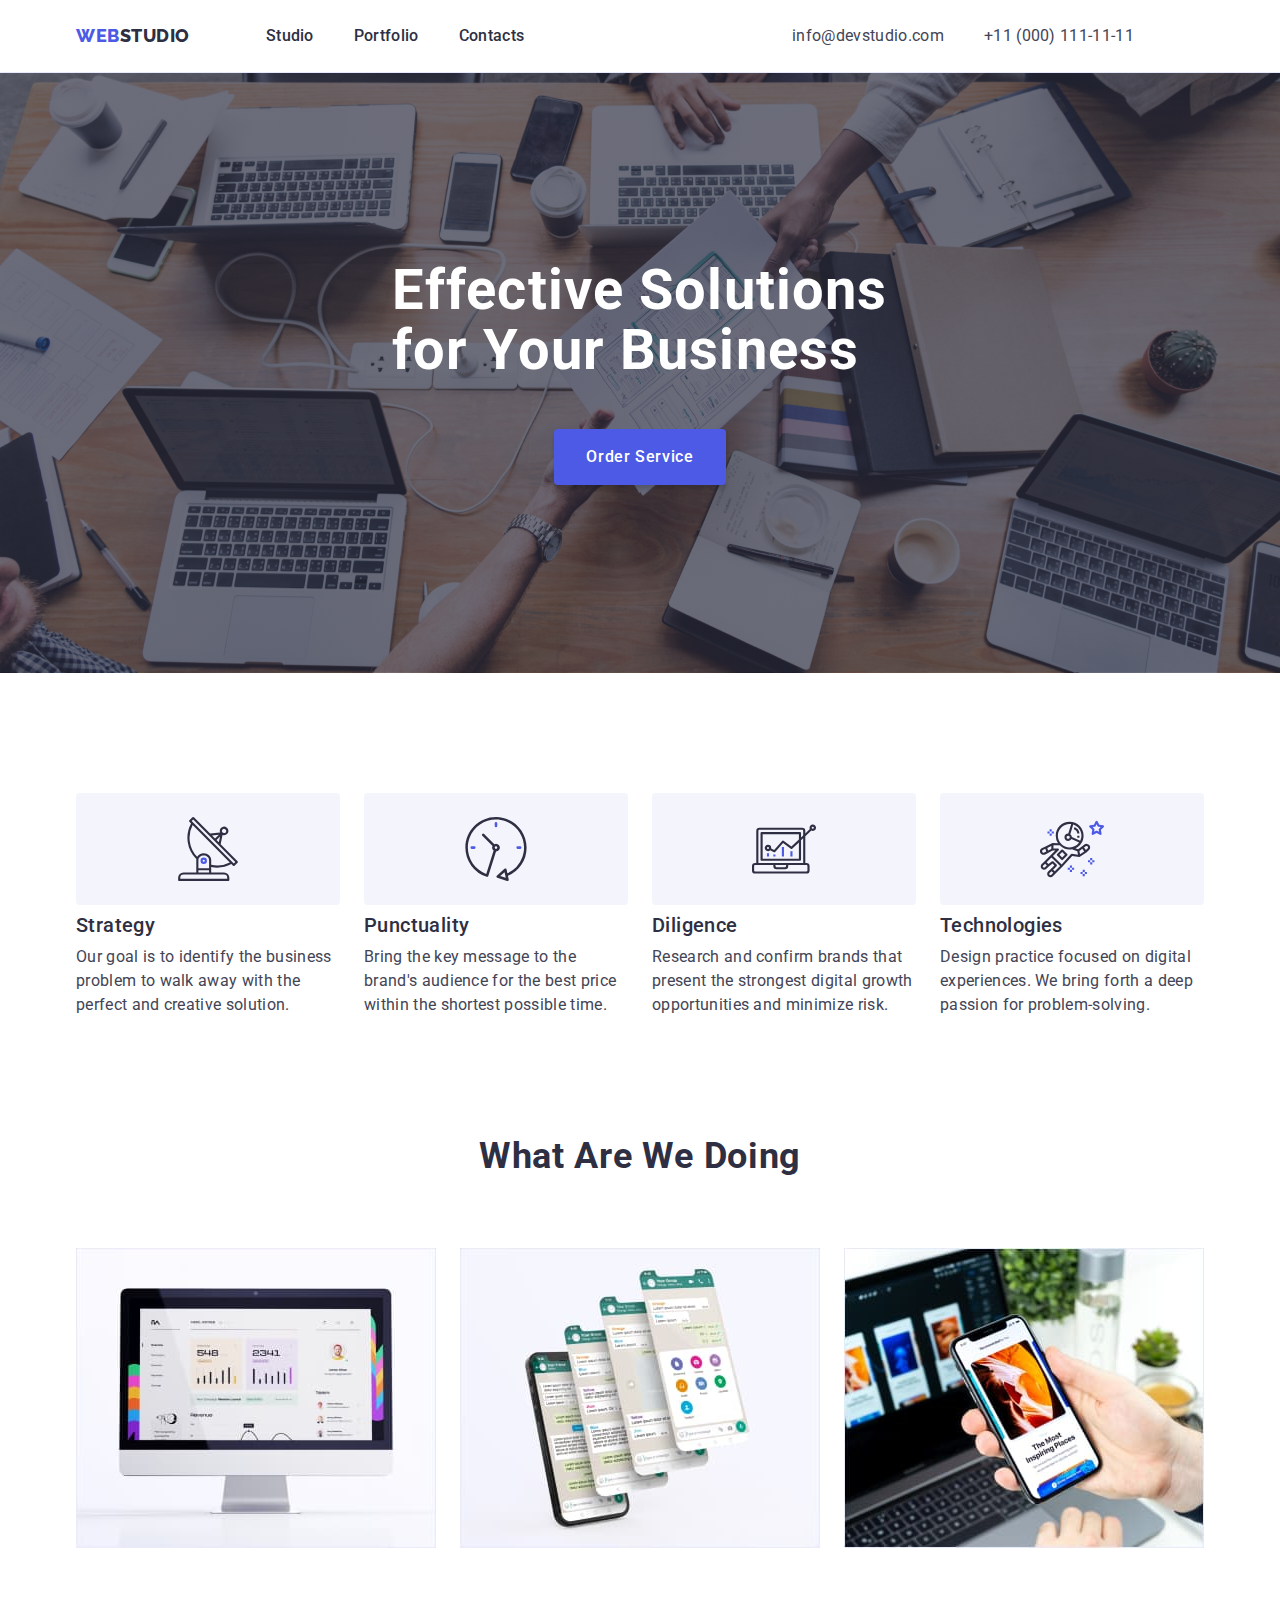
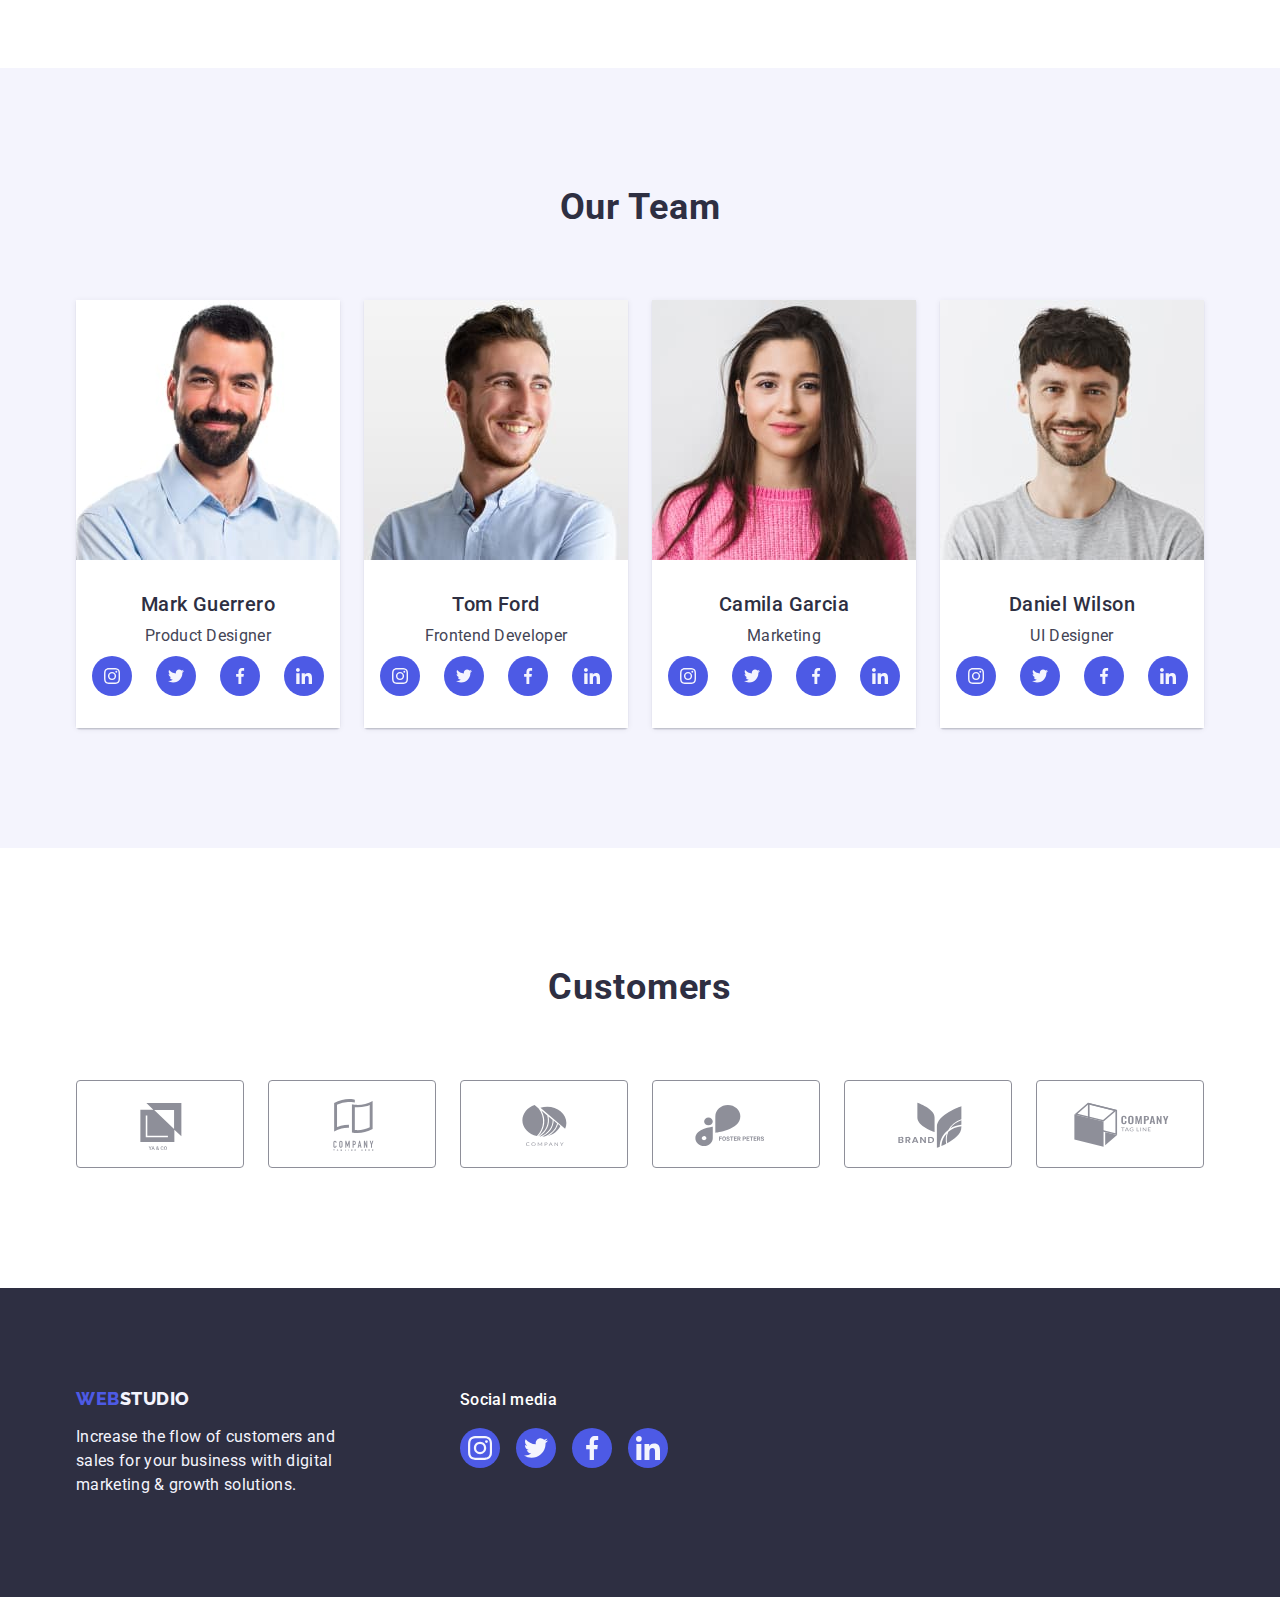
<file: index.html>
<!DOCTYPE html>
<html lang="en">
  <head>
    <meta charset="UTF-8" />
    <meta http-equiv="X-UA-Compatible" content="IE=edge" />
    <meta name="viewport" content="width=device-width, initial-scale=1.0" />
    <title>WebStudio</title>
    <link rel="preconnect" href="https://fonts.googleapis.com" />
    <link rel="preconnect" href="https://fonts.gstatic.com" crossorigin />
    <link
      href="https://fonts.googleapis.com/css2?family=Raleway:wght@800&family=Roboto:wght@400;500;700&display=swap"
      rel="stylesheet"
    />
    <link
      rel="stylesheet"
      href="https://cdnjs.cloudflare.com/ajax/libs/modern-normalize/1.1.0/modern-normalize.min.css"
    />
    <link rel="stylesheet" href="./css/styles.css" />
  </head>
  <body>
    <!-- header -->

    <header class="page-header">
      <div class="container page-header-container">
        <nav class="page-navigation">
          <a class="link logo logo-header" href="./index.html"
            >web<span class="logo-second-word-header">Studio</span>
          </a>
          <ul class="list menu">
            <li class="menu-item"><a class="link menu-link" href="./index.html">Studio</a></li>
            <li class="menu-item">
              <a class="link menu-link" href="./portfolio.html">Portfolio</a>
            </li>
            <li class="menu-item"><a class="link menu-link" href="">Contacts</a></li>
          </ul>
        </nav>
        <address class="page-contact">
          <ul class="list contact-list">
            <li>
              <a class="link contact-mail" href="mailto:info@devstudio.com">info@devstudio.com</a>
            </li>
            <li><a class="link contact-tel" href="tel:+11(000)1111111">+11 (000) 111-11-11</a></li>
          </ul>
        </address>
      </div>
    </header>
    <main>
      <!-- slogan -->

      <section class="slogan">
        <div class="container">
          <h1 class="main-title">Effective Solutions for Your Business</h1>
          <button class="modal-open-btn" type="button">Order Service</button>
        </div>
      </section>

      <!-- our advantages-->

      <section class="our-advantages">
        <div class="container">
          <h2 class="suptitle" hidden>key points</h2>
          <ul class="list advantages-list">
            <li class="advantages-list-item">
              <div class="advantages-list-icon">
                <svg class="advantages-icon" aria-label="antenna icon" width="64" height="64">
                  <use href="./images/icons.svg#icon-antenna"></use>
                </svg>
              </div>
              <h3 class="advantages-title">Strategy</h3>
              <p class="advantages-description">
                Our goal is to identify the business problem to walk away with the perfect and
                creative solution.
              </p>
            </li>
            <li class="advantages-list-item">
              <div class="advantages-list-icon">
                <svg class="advantages-icon" aria-label="clock icon" width="64" height="64">
                  <use href="./images/icons.svg#icon-clock"></use>
                </svg>
              </div>
              <h3 class="advantages-title">Punctuality</h3>
              <p class="advantages-description">
                Bring the key message to the brand's audience for the best price within the shortest
                possible time.
              </p>
            </li>
            <li class="advantages-list-item">
              <div class="advantages-list-icon">
                <svg class="advantages-icon" aria-label="diagram icon" width="64" height="64">
                  <use href="./images/icons.svg#icon-diagram"></use>
                </svg>
              </div>
              <h3 class="advantages-title">Diligence</h3>
              <p class="advantages-description">
                Research and confirm brands that present the strongest digital growth opportunities
                and minimize risk.
              </p>
            </li>
            <li class="advantages-list-item">
              <div class="advantages-list-icon">
                <svg class="advantages-icon" aria-label="astronaut icon" width="64" height="64">
                  <use href="./images/icons.svg#icon-astronaut"></use>
                </svg>
              </div>
              <h3 class="advantages-title">Technologies</h3>
              <p class="advantages-description">
                Design practice focused on digital experiences. We bring forth a deep passion for
                problem-solving.
              </p>
            </li>
          </ul>
        </div>
      </section>

      <!--  What are we doing-->

      <section class="what-are-we-doing">
        <div class="container">
          <h2 class="suptitle">What are we doing</h2>
          <ul class="list gallery-list">
            <li class="gallery-list-item">
              <img
                class="gallery-list-img"
                src="./images/what-are-we-doing/monitor.jpg"
                alt="monitor"
                width="360"
                height="300"
              />
            </li>
            <li class="gallery-list-item">
              <img
                class="gallery-list-img"
                src="./images/what-are-we-doing/screens.jpg"
                alt="screens"
                width="360"
                height="300"
              />
            </li>
            <li class="gallery-list-item">
              <img
                class="gallery-list-img"
                src="./images/what-are-we-doing/laptop-phone.jpg"
                alt="laptop-phone"
                width="360"
                height="300"
              />
            </li>
          </ul>
        </div>
      </section>

      <!-- Our Team -->

      <section class="our-team">
        <div class="container">
          <h2 class="suptitle">Our Team</h2>
          <ul class="list team-gallery-list">
            <li class="team-gallery-list-item">
              <img
                class="team-gallery-list-img"
                src="./images/our-team/mark-guerrero.jpg"
                alt="Mark Guerrero"
                width="264"
                height="260"
              />
              <div class="employees-list-text-content">
                <h3 class="employees-list-name">Mark Guerrero</h3>
                <p class="employees-list-position">Product Designer</p>
                <ul class="social-list list">
                  <li class="sosial-list-item">
                    <a href="" class="social-list-link">
                      <svg
                        class="social-list-icon"
                        aria-label="Instagram icon"
                        width="16"
                        height="16"
                      >
                        <use href="./images/icons.svg#icon-instagram"></use>
                      </svg>
                    </a>
                  </li>
                  <li class="sosial-list-item">
                    <a href="" class="social-list-link">
                      <svg
                        class="social-list-icon"
                        aria-label="twitter icon"
                        width="16"
                        height="16"
                      >
                        <use href="./images/icons.svg#icon-twitter"></use>
                      </svg>
                    </a>
                  </li>
                  <li class="sosial-list-item">
                    <a href="" class="social-list-link">
                      <svg
                        class="social-list-icon"
                        aria-label="facebook icon"
                        width="16"
                        height="16"
                      >
                        <use href="./images/icons.svg#icon-facebook"></use>
                      </svg>
                    </a>
                  </li>
                  <li class="sosial-list-item">
                    <a href="" class="social-list-link">
                      <svg
                        class="social-list-icon"
                        aria-label="linkedin icon"
                        width="16"
                        height="16"
                      >
                        <use href="./images/icons.svg#icon-linkedin"></use>
                      </svg>
                    </a>
                  </li>
                </ul>
              </div>
            </li>
            <li class="team-gallery-list-item">
              <img
                class="team-gallery-list-img"
                src="./images/our-team/tom-ford.jpg"
                alt="Tom Ford"
                width="264"
                height="260"
              />
              <div class="employees-list-text-content">
                <h3 class="employees-list-name">Tom Ford</h3>
                <p class="employees-list-position">Frontend Developer</p>
                <ul class="social-list list">
                  <li class="sosial-list-item">
                    <a href="" class="social-list-link">
                      <svg
                        class="social-list-icon"
                        aria-label="Instagram icon"
                        width="16"
                        height="16"
                      >
                        <use href="./images/icons.svg#icon-instagram"></use>
                      </svg>
                    </a>
                  </li>
                  <li class="sosial-list-item">
                    <a href="" class="social-list-link">
                      <svg
                        class="social-list-icon"
                        aria-label="twitter icon"
                        width="16"
                        height="16"
                      >
                        <use href="./images/icons.svg#icon-twitter"></use>
                      </svg>
                    </a>
                  </li>
                  <li class="sosial-list-item">
                    <a href="" class="social-list-link">
                      <svg
                        class="social-list-icon"
                        aria-label="facebook icon"
                        width="16"
                        height="16"
                      >
                        <use href="./images/icons.svg#icon-facebook"></use>
                      </svg>
                    </a>
                  </li>
                  <li class="sosial-list-item">
                    <a href="" class="social-list-link">
                      <svg
                        class="social-list-icon"
                        aria-label="linkedin icon"
                        width="16"
                        height="16"
                      >
                        <use href="./images/icons.svg#icon-linkedin"></use>
                      </svg>
                    </a>
                  </li>
                </ul>
              </div>
            </li>
            <li class="team-gallery-list-item">
              <img
                class="team-gallery-list-img"
                src="./images/our-team/camila-garcia.jpg"
                alt="Camila Garcia"
                width="264"
                height="260"
              />
              <div class="employees-list-text-content">
                <h3 class="employees-list-name">Camila Garcia</h3>
                <p class="employees-list-position">Marketing</p>
                <ul class="social-list list">
                  <li class="sosial-list-item">
                    <a href="" class="social-list-link">
                      <svg
                        class="social-list-icon"
                        aria-label="Instagram icon"
                        width="16"
                        height="16"
                      >
                        <use href="./images/icons.svg#icon-instagram"></use>
                      </svg>
                    </a>
                  </li>
                  <li class="sosial-list-item">
                    <a href="" class="social-list-link">
                      <svg
                        class="social-list-icon"
                        aria-label="twitter icon"
                        width="16"
                        height="16"
                      >
                        <use href="./images/icons.svg#icon-twitter"></use>
                      </svg>
                    </a>
                  </li>
                  <li class="sosial-list-item">
                    <a href="" class="social-list-link">
                      <svg
                        class="social-list-icon"
                        aria-label="facebook icon"
                        width="16"
                        height="16"
                      >
                        <use href="./images/icons.svg#icon-facebook"></use>
                      </svg>
                    </a>
                  </li>
                  <li class="sosial-list-item">
                    <a href="" class="social-list-link">
                      <svg
                        class="social-list-icon"
                        aria-label="linkedin icon"
                        width="16"
                        height="16"
                      >
                        <use href="./images/icons.svg#icon-linkedin"></use>
                      </svg>
                    </a>
                  </li>
                </ul>
              </div>
            </li>
            <li class="team-gallery-list-item">
              <img
                class="team-gallery-list-img"
                src="./images/our-team/daniel-wilson.jpg"
                alt="Daniel Wilson"
                width="264"
                height="260"
              />
              <div class="employees-list-text-content">
                <h3 class="employees-list-name">Daniel Wilson</h3>
                <p class="employees-list-position">UI Designer</p>
                <ul class="social-list list">
                  <li class="sosial-list-item">
                    <a href="" class="social-list-link">
                      <svg
                        class="social-list-icon"
                        aria-label="Instagram icon"
                        width="16"
                        height="16"
                      >
                        <use href="./images/icons.svg#icon-instagram"></use>
                      </svg>
                    </a>
                  </li>
                  <li class="sosial-list-item">
                    <a href="" class="social-list-link">
                      <svg
                        class="social-list-icon"
                        aria-label="twitter icon"
                        width="16"
                        height="16"
                      >
                        <use href="./images/icons.svg#icon-twitter"></use>
                      </svg>
                    </a>
                  </li>
                  <li class="sosial-list-item">
                    <a href="" class="social-list-link">
                      <svg
                        class="social-list-icon"
                        aria-label="facebook icon"
                        width="16"
                        height="16"
                      >
                        <use href="./images/icons.svg#icon-facebook"></use>
                      </svg>
                    </a>
                  </li>
                  <li class="sosial-list-item">
                    <a href="" class="social-list-link">
                      <svg
                        class="social-list-icon"
                        aria-label="linkedin icon"
                        width="16"
                        height="16"
                      >
                        <use href="./images/icons.svg#icon-linkedin"></use>
                      </svg>
                    </a>
                  </li>
                </ul>
              </div>
            </li>
          </ul>
        </div>
      </section>

      <!-- CUSTOMERS -->

      <section class="customers">
        <div class="container">
          <h2 class="suptitle">Customers</h2>
          <ul class="list customers-list">
            <li class="customers-list-item">
              <a href="" class="customers-list-link">
                <svg
                  class="customers-list-icon"
                  aria-label="logo company one"
                  width="104"
                  height="56"
                >
                  <use href="./images/icons.svg#icon-logo"></use>
                </svg>
              </a>
            </li>
            <li class="customers-list-item">
              <a href="" class="customers-list-link">
                <svg
                  class="customers-list-icon"
                  aria-label="logo company two"
                  width="104"
                  height="56"
                >
                  <use href="./images/icons.svg#icon-logo-1"></use>
                </svg>
              </a>
            </li>
            <li class="customers-list-item">
              <a href="" class="customers-list-link">
                <svg
                  class="customers-list-icon"
                  aria-label="logo company three"
                  width="104"
                  height="56"
                >
                  <use href="./images/icons.svg#icon-logo-2"></use>
                </svg>
              </a>
            </li>
            <li class="customers-list-item">
              <a href="" class="customers-list-link">
                <svg
                  class="customers-list-icon"
                  aria-label="logo company four"
                  width="104"
                  height="56"
                >
                  <use href="./images/icons.svg#icon-logo-3"></use>
                </svg>
              </a>
            </li>
            <li class="customers-list-item">
              <a href="" class="customers-list-link">
                <svg
                  class="customers-list-icon"
                  aria-label="logo company five"
                  width="104"
                  height="56"
                >
                  <use href="./images/icons.svg#icon-logo-4"></use>
                </svg>
              </a>
            </li>
            <li class="customers-list-item">
              <a href="" class="customers-list-link">
                <svg
                  class="customers-list-icon"
                  aria-label="logo company six"
                  width="104"
                  height="56"
                >
                  <use href="./images/icons.svg#icon-logo-5"></use>
                </svg>
              </a>
            </li>
          </ul>
        </div>
      </section>
    </main>

    <!-- footer -->

    <footer class="footer">
      <div class="container footer-container">
        <div class="footer-block-one">
          <a class="link logo logo-footer" href="./index.html"
            >web<span class="logo-second-word-footer">Studio</span>
          </a>
          <p class="footer-message">
            Increase the flow of customers and sales for your business with digital marketing &
            growth solutions.
          </p>
        </div>

        <div class="footer-block-two">
          <p class="footer-media-message">Social media</p>
          <ul class="footer-social-list list">
            <li class="footer-social-list-item">
              <a href="" class="footer-social-list-link">
                <svg
                  class="footer-social-list-icon"
                  aria-label="Instagram icon"
                  width="24"
                  height="24"
                >
                  <use href="./images/icons.svg#icon-instagram"></use>
                </svg>
              </a>
            </li>
            <li class="footer-social-list-item">
              <a href="" class="footer-social-list-link">
                <svg
                  class="footer-social-list-icon"
                  aria-label="twitter icon"
                  width="24"
                  height="24"
                >
                  <use href="./images/icons.svg#icon-twitter"></use>
                </svg>
              </a>
            </li>
            <li class="footer-social-list-item">
              <a href="" class="footer-social-list-link">
                <svg
                  class="footer-social-list-icon"
                  aria-label="facebook icon"
                  width="24"
                  height="24"
                >
                  <use href="./images/icons.svg#icon-facebook"></use>
                </svg>
              </a>
            </li>
            <li class="footer-social-list-item">
              <a href="" class="footer-social-list-link">
                <svg
                  class="footer-social-list-icon"
                  aria-label="linkedin icon"
                  width="24"
                  height="24"
                >
                  <use href="./images/icons.svg#icon-linkedin"></use>
                </svg>
              </a>
            </li>
          </ul>
        </div>
      </div>
    </footer>
  </body>
</html>
</file>
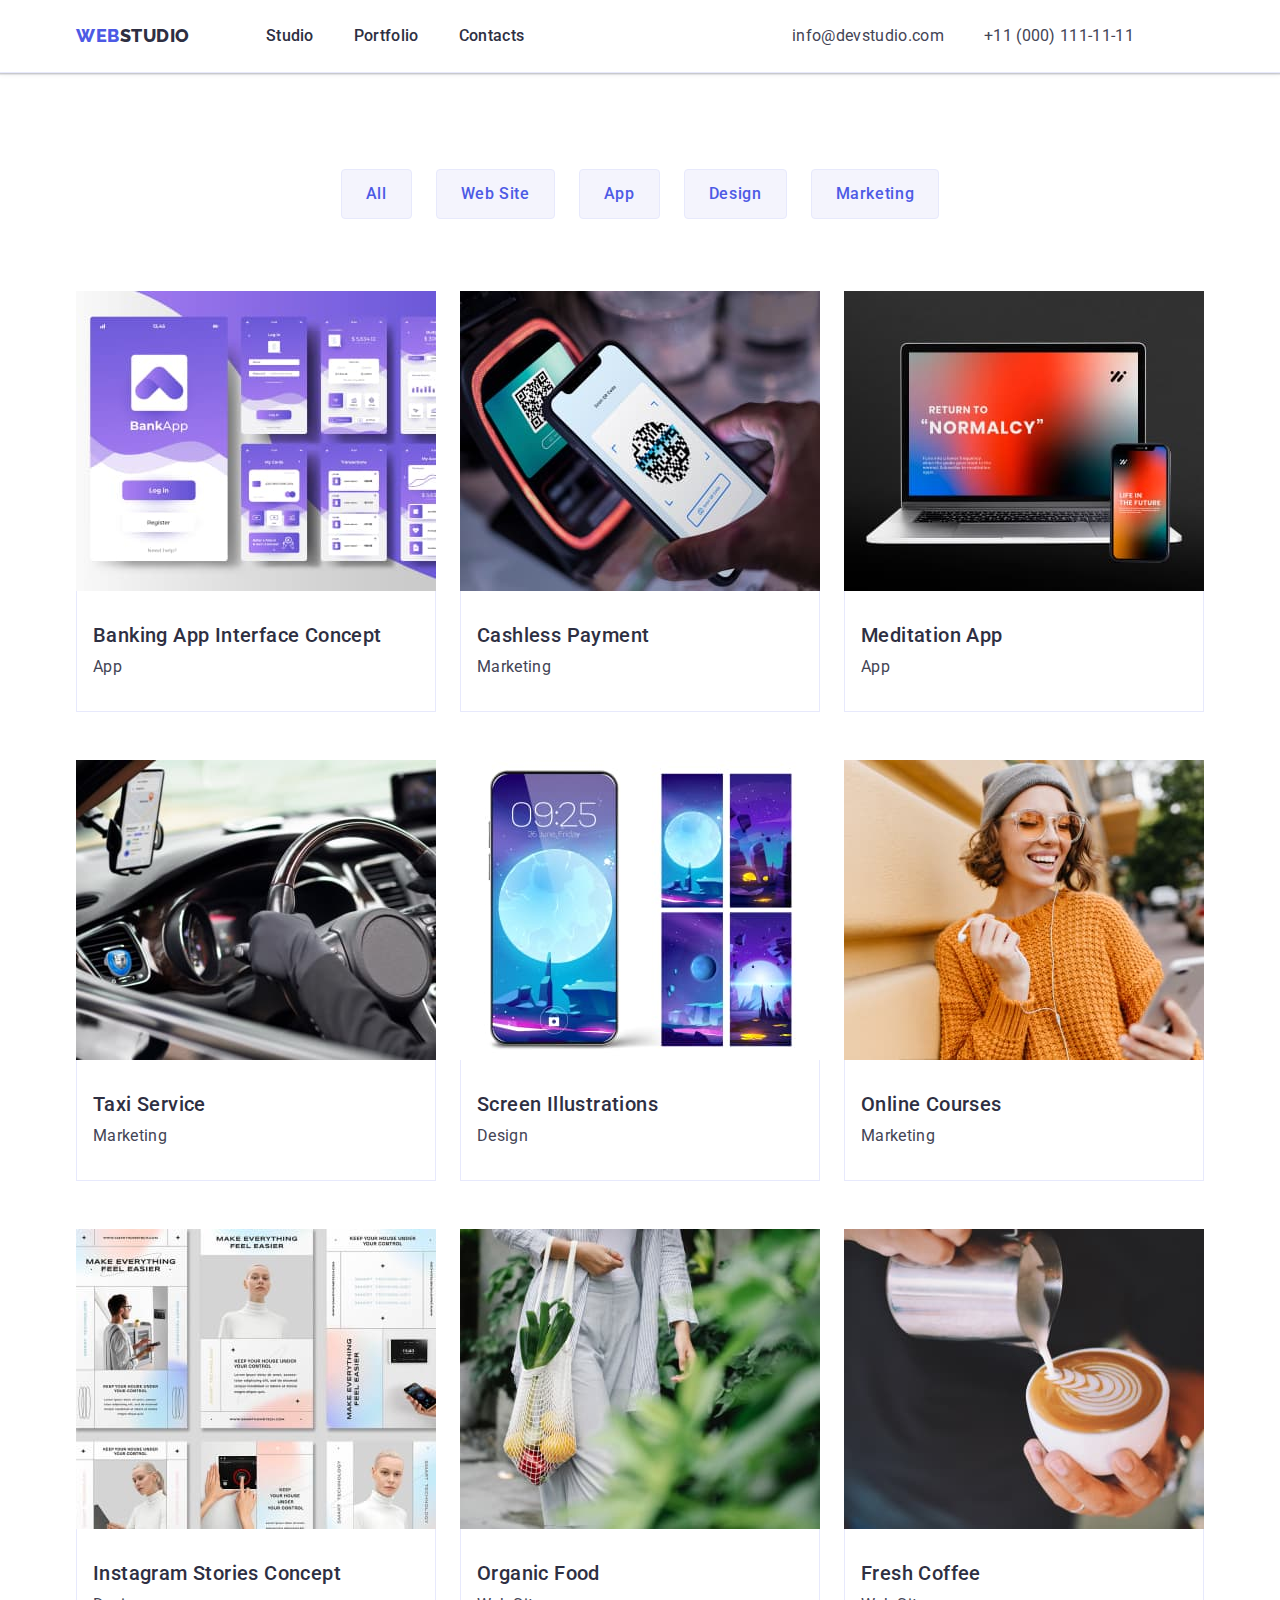
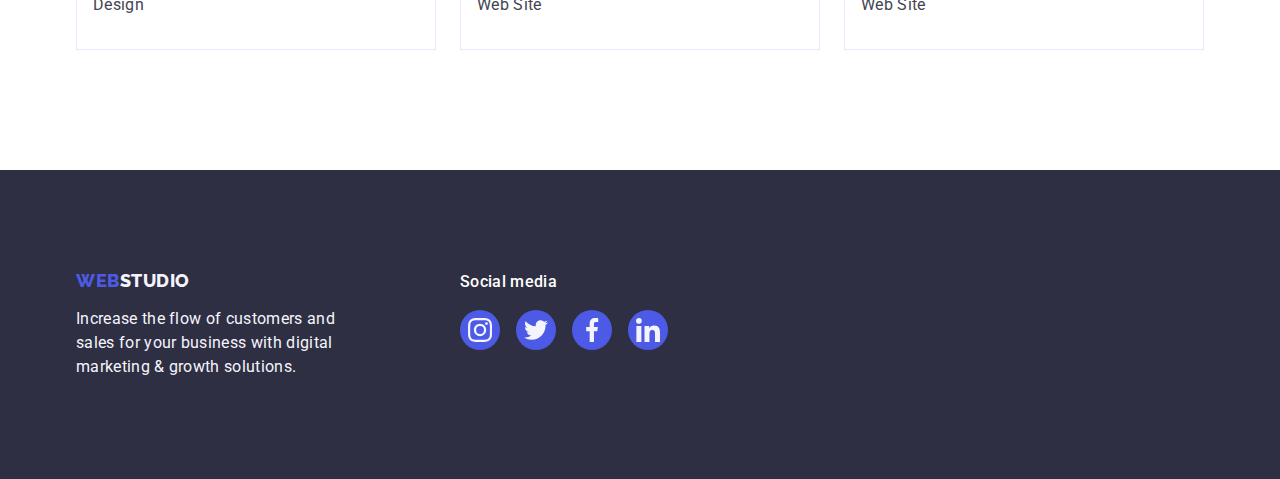
<file: portfolio.html>
<!DOCTYPE html>
<html lang="en">
  <head>
    <meta charset="UTF-8" />
    <meta http-equiv="X-UA-Compatible" content="IE=edge" />
    <meta name="viewport" content="width=device-width, initial-scale=1.0" />
    <title>Portfolio</title>
    <link rel="preconnect" href="https://fonts.googleapis.com" />
    <link rel="preconnect" href="https://fonts.gstatic.com" crossorigin />
    <link
      href="https://fonts.googleapis.com/css2?family=Raleway:wght@800&family=Roboto:wght@400;500;700&display=swap"
      rel="stylesheet"
    />
    <link
      rel="stylesheet"
      href="https://cdnjs.cloudflare.com/ajax/libs/modern-normalize/1.1.0/modern-normalize.min.css"
    />
    <link rel="stylesheet" href="./css/styles.css" />
  </head>
  <body>
    <!-- header -->

    <header class="page-header">
      <div class="container page-header-container">
        <nav class="page-navigation">
          <a class="link logo logo-header" href="./index.html"
            >web<span class="logo-second-word-header">Studio</span>
          </a>
          <ul class="list menu">
            <li class="menu-item"><a class="link menu-link" href="./index.html">Studio</a></li>
            <li class="menu-item">
              <a class="link menu-link" href="./portfolio.html">Portfolio</a>
            </li>
            <li class="menu-item"><a class="link menu-link" href="">Contacts</a></li>
          </ul>
        </nav>
        <address class="page-contact">
          <ul class="list contact-list">
            <li>
              <a class="link contact-mail" href="mailto:info@devstudio.com">info@devstudio.com</a>
            </li>
            <li><a class="link contact-tel" href="tel:+11(000)1111111">+11 (000) 111-11-11</a></li>
          </ul>
        </address>
      </div>
    </header>

    <!-- MAIN  CONTENT -->
    <!-- buttons -->
    <main>
      <section class="filter">
        <div class="container">
          <h1 hidden>portfolio filters</h1>
          <ul class="list menu-filter">
            <li class="menu-filter-item">
              <button class="menu-filter-btn" type="button">All</button>
            </li>
            <li class="menu-filter-item">
              <button class="menu-filter-btn" type="button">Web Site</button>
            </li>
            <li class="menu-filter-item">
              <button class="menu-filter-btn" type="button">App</button>
            </li>
            <li class="menu-filter-item">
              <button class="menu-filter-btn" type="button">Design</button>
            </li>
            <li class="menu-filter-item">
              <button class="menu-filter-btn" type="button">Marketing</button>
            </li>
          </ul>

          <ul class="list portfolio-list">
            <li class="portfolio-list-item">
              <a class="link portfolio-link" href="">
                <img
                  class="portfolio-list-img"
                  src="./images/portfolio/bank-app-screens.jpg"
                  alt="screens of banking app interface"
                  width="360"
                  height="300"
                />
                <div class="portfolio-list-text-content">
                  <h2 class="portfolio-list-branch">Banking App Interface Concept</h2>
                  <p class="portfolio-list-activity">App</p>
                </div>
              </a>
            </li>
            <li class="portfolio-list-item">
              <a class="link portfolio-link" href="">
                <img
                  class="portfolio-list-img"
                  src="./images/portfolio/scanner-on-the-phone.jpg"
                  alt="someone scan the QR code"
                  width="360"
                  height="300"
                />
                <div class="portfolio-list-text-content">
                  <h2 class="portfolio-list-branch">Cashless Payment</h2>
                  <p class="portfolio-list-activity">Marketing</p>
                </div>
              </a>
            </li>
            <li class="portfolio-list-item">
              <a class="link portfolio-link" href="">
                <img
                  class="portfolio-list-img"
                  src="./images/portfolio/laptop-and-phone.jpg"
                  alt="laptop and phone with a meditation application interface on the screen"
                  width="360"
                  height="300"
                />
                <div class="portfolio-list-text-content">
                  <h2 class="portfolio-list-branch">Meditation App</h2>
                  <p class="portfolio-list-activity">App</p>
                </div>
              </a>
            </li>

            <li class="portfolio-list-item">
              <a class="link portfolio-link" href="">
                <img
                  class="portfolio-list-img"
                  src="./images/portfolio/car-steering-wheel.jpg"
                  alt="someone is driving a car"
                  width="360"
                  height="300"
                />
                <div class="portfolio-list-text-content">
                  <h2 class="portfolio-list-branch">Taxi Service</h2>
                  <p class="portfolio-list-activity">Marketing</p>
                </div>
              </a>
            </li>
            <li class="portfolio-list-item">
              <a class="link portfolio-link" href="">
                <img
                  class="portfolio-list-img"
                  src="./images/portfolio/themes-for-phone.jpg"
                  alt="phone and monthly themes for it"
                  width="360"
                  height="300"
                />
                <div class="portfolio-list-text-content">
                  <h2 class="portfolio-list-branch">Screen Illustrations</h2>
                  <p class="portfolio-list-activity">Design</p>
                </div>
              </a>
            </li>
            <li class="portfolio-list-item">
              <a class="link portfolio-link" href="">
                <img
                  class="portfolio-list-img"
                  src="./images/portfolio/girl-in-glasses.jpg"
                  alt="a girl in yellow glasses looks at the phone"
                  width="360"
                  height="300"
                />
                <div class="portfolio-list-text-content">
                  <h2 class="portfolio-list-branch">Online Courses</h2>
                  <p class="portfolio-list-activity">Marketing</p>
                </div>
              </a>
            </li>

            <li class="portfolio-list-item">
              <a class="link portfolio-link" href="">
                <img
                  class="portfolio-list-img"
                  src="./images/portfolio/slides-with-smart-home-concepts.jpg"
                  alt="slides with smart home concepts"
                  width="360"
                  height="300"
                />
                <div class="portfolio-list-text-content">
                  <h2 class="portfolio-list-branch">Instagram Stories Concept</h2>
                  <p class="portfolio-list-activity">Design</p>
                </div>
              </a>
            </li>
            <li class="portfolio-list-item">
              <a class="link portfolio-link" href="">
                <img
                  class="portfolio-list-img"
                  src="./images/portfolio/woman-with-vegetables.jpg"
                  alt="a woman in white pants walks with vegetables"
                  width="360"
                  height="300"
                />
                <div class="portfolio-list-text-content">
                  <h2 class="portfolio-list-branch">Organic Food</h2>
                  <p class="portfolio-list-activity">Web Site</p>
                </div>
              </a>
            </li>
            <li class="portfolio-list-item">
              <a class="link portfolio-link" href="">
                <img
                  class="portfolio-list-img"
                  src="./images/portfolio/cup-of-coffy.jpg"
                  alt="the barista makes coffee"
                  width="360"
                  height="300"
                />
                <div class="portfolio-list-text-content">
                  <h2 class="portfolio-list-branch">Fresh Coffee</h2>
                  <p class="portfolio-list-activity">Web Site</p>
                </div>
              </a>
            </li>
          </ul>
        </div>
      </section>
    </main>

    <!-- footer -->

    <footer class="footer">
      <div class="container footer-container">
        <div class="footer-block-one">
          <a class="link logo logo-footer" href="./index.html"
            >web<span class="logo-second-word-footer">Studio</span>
          </a>
          <p class="footer-message">
            Increase the flow of customers and sales for your business with digital marketing &
            growth solutions.
          </p>
        </div>

        <div class="footer-block-two">
          <p class="footer-media-message">Social media</p>
          <ul class="footer-social-list list">
            <li class="footer-social-list-item">
              <a href="" class="footer-social-list-link">
                <svg
                  class="footer-social-list-icon"
                  aria-label="Instagram icon"
                  width="24"
                  height="24"
                >
                  <use href="./images/icons.svg#icon-instagram"></use>
                </svg>
              </a>
            </li>
            <li class="footer-social-list-item">
              <a href="" class="footer-social-list-link">
                <svg
                  class="footer-social-list-icon"
                  aria-label="twitter icon"
                  width="24"
                  height="24"
                >
                  <use href="./images/icons.svg#icon-twitter"></use>
                </svg>
              </a>
            </li>
            <li class="footer-social-list-item">
              <a href="" class="footer-social-list-link">
                <svg
                  class="footer-social-list-icon"
                  aria-label="facebook icon"
                  width="24"
                  height="24"
                >
                  <use href="./images/icons.svg#icon-facebook"></use>
                </svg>
              </a>
            </li>
            <li class="footer-social-list-item">
              <a href="" class="footer-social-list-link">
                <svg
                  class="footer-social-list-icon"
                  aria-label="linkedin icon"
                  width="24"
                  height="24"
                >
                  <use href="./images/icons.svg#icon-linkedin"></use>
                </svg>
              </a>
            </li>
          </ul>
        </div>
      </div>
    </footer>
  </body>
</html>
</file>
<file: css/styles.css>
:root {
  --main-font-family: 'Roboto', sans-serif;
  --secondary-font-family: 'Raleway', sans-serif;
  --background-color: #ffffff;
  --logo-second-word-header: #2e2f42;
  --logo-second-word-footer: #f4f4fd;
  --border-menu-filter-btn: 1px solid #e7e9fc;
  --social-list-icon-color: #f4f4fd;
  --footer-social-list-icon-color: #f4f4fd;
  --customers-logo-color: #8e8f99;
  --customers-logo-hover-color: #404bbf;
}

.list {
  list-style: none;
}

.link {
  text-decoration: none;
}

button {
  cursor: pointer;
}

h1,
h2,
h3,
p {
  margin-top: 0;
  margin-bottom: 0;
}

ul,
ol {
  margin-top: 0;
  margin-bottom: 0;
  padding-left: 0;
}

img {
  display: block;
}

body {
  font-family: var(--main-font-family);
  color: #434455;
  background-color: #ffffff;
}

.container {
  width: 1158px;
  margin-left: auto;
  margin-right: auto;
  padding-left: 15px;
  padding-right: 15px;
}

/* ================= COMPONENTS ================= */

.suptitle {
  font-weight: 700;
  font-size: 36px;
  line-height: 1.1;
  letter-spacing: 0.02em;
  text-transform: capitalize;
  text-align: center;
  color: #2e2f42;
  margin-bottom: 72px;
}

.logo {
  font-family: var(--secondary-font-family);
  font-weight: 800;
  font-size: 18px;
  line-height: 1.17;
  letter-spacing: 0.03em;
  color: #4d5ae5;
  text-transform: uppercase;
}

.logo-header {
  margin-right: 76px;
}
.logo-footer {
  display: inline-block;
  margin-bottom: 16px;
}

.logo-second-word-footer {
  color: var(--logo-second-word-footer);
}

.logo-second-word-header {
  color: var(--logo-second-word-header);
}
/* ================= /COMPONENTS ================= */

/* ================== header ===================== */
.page-header {
  display: flex;
  align-items: center;
  padding-top: 24px;
  padding-bottom: 24px;
  border-bottom: 1px solid #e7e9fc;
  box-shadow: 0px 2px 1px rgba(46, 47, 66, 0.08), 0px 1px 1px rgba(46, 47, 66, 0.16),
    0px 1px 6px rgba(46, 47, 66, 0.08);
}

.page-header-container {
  display: flex;
  align-items: center;
}

.page-navigation {
  display: flex;
  align-items: center;
}

.menu {
  display: flex;
  align-items: center;
  gap: 40px;
}

.menu-link {
  font-weight: 500;
  font-size: 16px;
  line-height: 1.5;
  letter-spacing: 0.02em;
  color: #2e2f42;
  padding-top: 24px;
  padding-bottom: 24px;
}

.menu-link:hover,
.menu-link:focus {
  color: #404bbf;
}

.page-contact {
  font-style: normal;
  margin-left: auto;
}

.contact-list {
  display: flex;
  align-items: center;
  gap: 40px;
}

.contact-mail {
  font-weight: 400;
  font-size: 16px;
  line-height: 1.5;
  letter-spacing: 0.02em;
  color: #434455;
}

.contact-tel {
  font-weight: 400;
  font-size: 16px;
  line-height: 1.5;
  letter-spacing: 0.02em;
  color: #434455;
  margin-right: 70px;
}

.contact:hover,
.contact:focus {
  color: #404bbf;
}
/* ==========/header========== */

/*  =================slogan================*/
.slogan {
  background-color: #2e2f42;
  padding: 188px 0;
  background-image: linear-gradient(rgba(46, 47, 66, 0.7), rgba(46, 47, 66, 0.7)),
    url(../images/slogan/people-office.jpg);
  background-size: cover;
  background-repeat: no-repeat;
  background-position: center;
  margin-left: auto;
  margin-right: auto;
  max-width: 1440px;
}

.main-title {
  font-weight: 700;
  font-size: 56px;
  line-height: 1.07;
  letter-spacing: 0.02em;
  margin-left: auto;
  margin-right: auto;
  color: #ffffff;
  max-width: 496px;
}
.modal-open-btn {
  margin-left: auto;
  margin-right: auto;
  margin-top: 48px;
  display: block;
  padding: 16px 32px;
  min-width: 169px;
  min-height: 56px;
  border: none;
  box-shadow: 0px 4px 4px rgba(0, 0, 0, 0.15);
  border-radius: 4px;
  font-weight: 500;
  font-size: 16px;
  line-height: 1.5;
  letter-spacing: 0.04em;
  color: #ffffff;
  background-color: #4d5ae5;
}

.modal-open-btn:hover,
.modal-open-btn:focus {
  background-color: #404bbf;
}

.advantages-title {
  font-weight: 500;
  font-size: 20px;
  line-height: 1.2;
  letter-spacing: 0.02em;
  color: #2e2f42;
}
.advantages-description {
  font-weight: 400;
  font-size: 16px;
  line-height: 1.5;
  letter-spacing: 0.02em;
  color: #434455;
}
/*  =================/slogan================*/

/* ================= our advantages=================== */

.our-advantages {
  padding: 120px 0;
}

.advantages-list {
  display: flex;
  align-items: center;
  gap: 24px;
}

.advantages-list-item {
  flex-basis: calc((100% - 72px) / 4);
}

.advantages-list-icon {
  display: flex;
  justify-content: center;
  align-items: center;
  background-color: #f4f4fd;
  border-radius: 4px;
  padding-top: 24px;
  padding-bottom: 24px;
  margin-bottom: 8px;
  height: 112px;
}

.advantages-title {
  margin-bottom: 8px;
}

/* ================== /our advantages==================== */

/* ==================== What are we doing ================ */

.what-are-we-doing {
  padding-bottom: 120px;
}

.gallery-list {
  display: flex;
  gap: 24px;
}

.gallery-list-item {
  flex-basis: calc((100% - 48px) / 3);
}

/*================ Our Team ================*/

.our-team {
  background-color: #f4f4fd;
  padding-top: 120px;
  padding-bottom: 120px;
}

.employees-list-name {
  font-weight: 500;
  font-size: 20px;
  line-height: 1.2;
  letter-spacing: 0.02em;
  color: #2e2f42;
  margin-bottom: 8px;
}
.employees-list-position {
  font-weight: 400;
  font-size: 16px;
  line-height: 1.5;
  letter-spacing: 0.02em;
  color: #434455;
  margin-bottom: 8px;
}

.team-gallery-list {
  display: flex;
  gap: 24px;
}

.team-gallery-list-item {
  flex-basis: calc((100% - 72px) / 4);
  border-radius: 0px 0px 4px 4px;
  box-shadow: 0px 1px 6px rgba(46, 47, 66, 0.08), 0px 1px 1px rgba(46, 47, 66, 0.16),
    0px 2px 1px rgba(46, 47, 66, 0.08);
}

.employees-list-text-content {
  padding-top: 32px;
  padding-bottom: 32px;
  text-align: center;
  background-color: #ffffff;
}

.social-list {
  display: flex;
  justify-content: center;
  gap: 24px;
}

.social-list-link {
  width: 40px;
  height: 40px;
  border-radius: 50%;
  background-color: #4d5ae5;
  display: flex;
  justify-content: center;
  align-items: center;
}

.social-list-link:hover,
.social-list-link:focus {
  background-color: #404bbf;
}

.social-list-icon {
  fill: var(--social-list-icon-color);
}

/*================ /Our Team ================*/

/*================ CUSTOMERS =============== */
.customers {
  padding-top: 120px;
  padding-bottom: 120px;
}

.customers-list {
  display: flex;
  justify-content: center;
  gap: 24px;
}

.customers-list-item {
  flex-basis: calc((100% - 120px) / 6);
  width: 168px;
  height: 88px;
}

.customers-list-link {
  display: flex;
  width: 100%;
  height: 100%;
  border: 1px solid var(--customers-logo-color);
  border-radius: 4px;
  justify-content: center;
  align-items: center;
  color: var(--customers-logo-color);
}

.customers-list-link:hover,
.customers-list-link:focus {
  color: var(--customers-logo-hover-color);
  border-color: var(--customers-logo-hover-color);
}

.customers-list-icon {
  fill: currentColor;
}

/*================ /CUSTOMERS =============== */

/*====================== footer ================*/

.footer {
  background-color: #2e2f42;
  padding-top: 100px;
  padding-bottom: 100px;
  display: flex;
}

.footer-container {
  display: flex;
  align-items: baseline;
}

.footer-block-one {
  margin-right: 120px;
}

.footer-message {
  font-weight: 400;
  font-size: 16px;
  line-height: 1.5;
  letter-spacing: 0.02em;
  color: #f4f4fd;
  max-width: 264px;
}

.footer-media-message {
  font-weight: 500;
  font-size: 16px;
  line-height: 1.5;
  letter-spacing: 0.02em;
  color: #ffffff;
  margin-bottom: 16px;
}
.footer-social-list {
  display: flex;
  gap: 16px;
}

.footer-social-list-link {
  display: flex;
  width: 40px;
  height: 40px;
  border-radius: 50%;
  background-color: #4d5ae5;
  justify-content: center;
  align-items: center;
}

.footer-social-list-link:hover,
.footer-social-list-link:focus {
  background-color: #31d0aa;
}

.footer-social-list-icon {
  fill: var(--footer-social-list-icon-color);
}

/*====================== /footer ================*/

/*====================== portfolio =================*/

.filter {
  padding-top: 96px;
  padding-bottom: 120px;
}

.menu-filter-btn {
  font-weight: 500;
  font-size: 16px;
  line-height: 1.5;
  letter-spacing: 0.04em;
  color: #4d5ae5;
  background-color: #f4f4fd;
  padding: 12px 24px;
  border-radius: 4px;
  border: var(--border-menu-filter-btn);
}

.menu-filter-btn:hover,
.menu-filter-btn:focus {
  background-color: #404bbf;
  color: #ffffff;
  border: 1px solid transparent;
  box-shadow: 0px 3px 1px rgba(0, 0, 0, 0.1), 0px 2px 1px rgba(0, 0, 0, 0.08),
    0px 2px 2px rgba(0, 0, 0, 0.12);
}

.portfolio-list {
  display: flex;
  flex-wrap: wrap;
  column-gap: 24px;
  row-gap: 48px;
}

.portfolio-list-item {
  flex-basis: calc((100% - 48px) / 3);
}

.portfolio-link {
  display: block;
}

.portfolio-link:hover,
.portfolio-link:focus {
  box-shadow: 0px 1px 6px rgba(46, 47, 66, 0.08), 0px 1px 1px rgba(46, 47, 66, 0.16),
    0px 2px 1px rgba(46, 47, 66, 0.08);
}

.portfolio-list-branch {
  font-weight: 500;
  font-size: 20px;
  line-height: 1.2;
  letter-spacing: 0.02em;
  color: #2e2f42;
  margin-bottom: 8px;
}

.portfolio-list-activity {
  font-weight: 400;
  font-size: 16px;
  line-height: 1.5;
  letter-spacing: 0.02em;
  color: #434455;
}

.menu-filter {
  display: flex;
  justify-content: center;
  margin-bottom: 72px;
  gap: 24px;
}

.portfolio-list-text-content {
  padding: 32px 16px;
  border: 1px solid #e7e9fc;
  border-top: none;
}
/*====================== /portfolio =================*/
</file>
